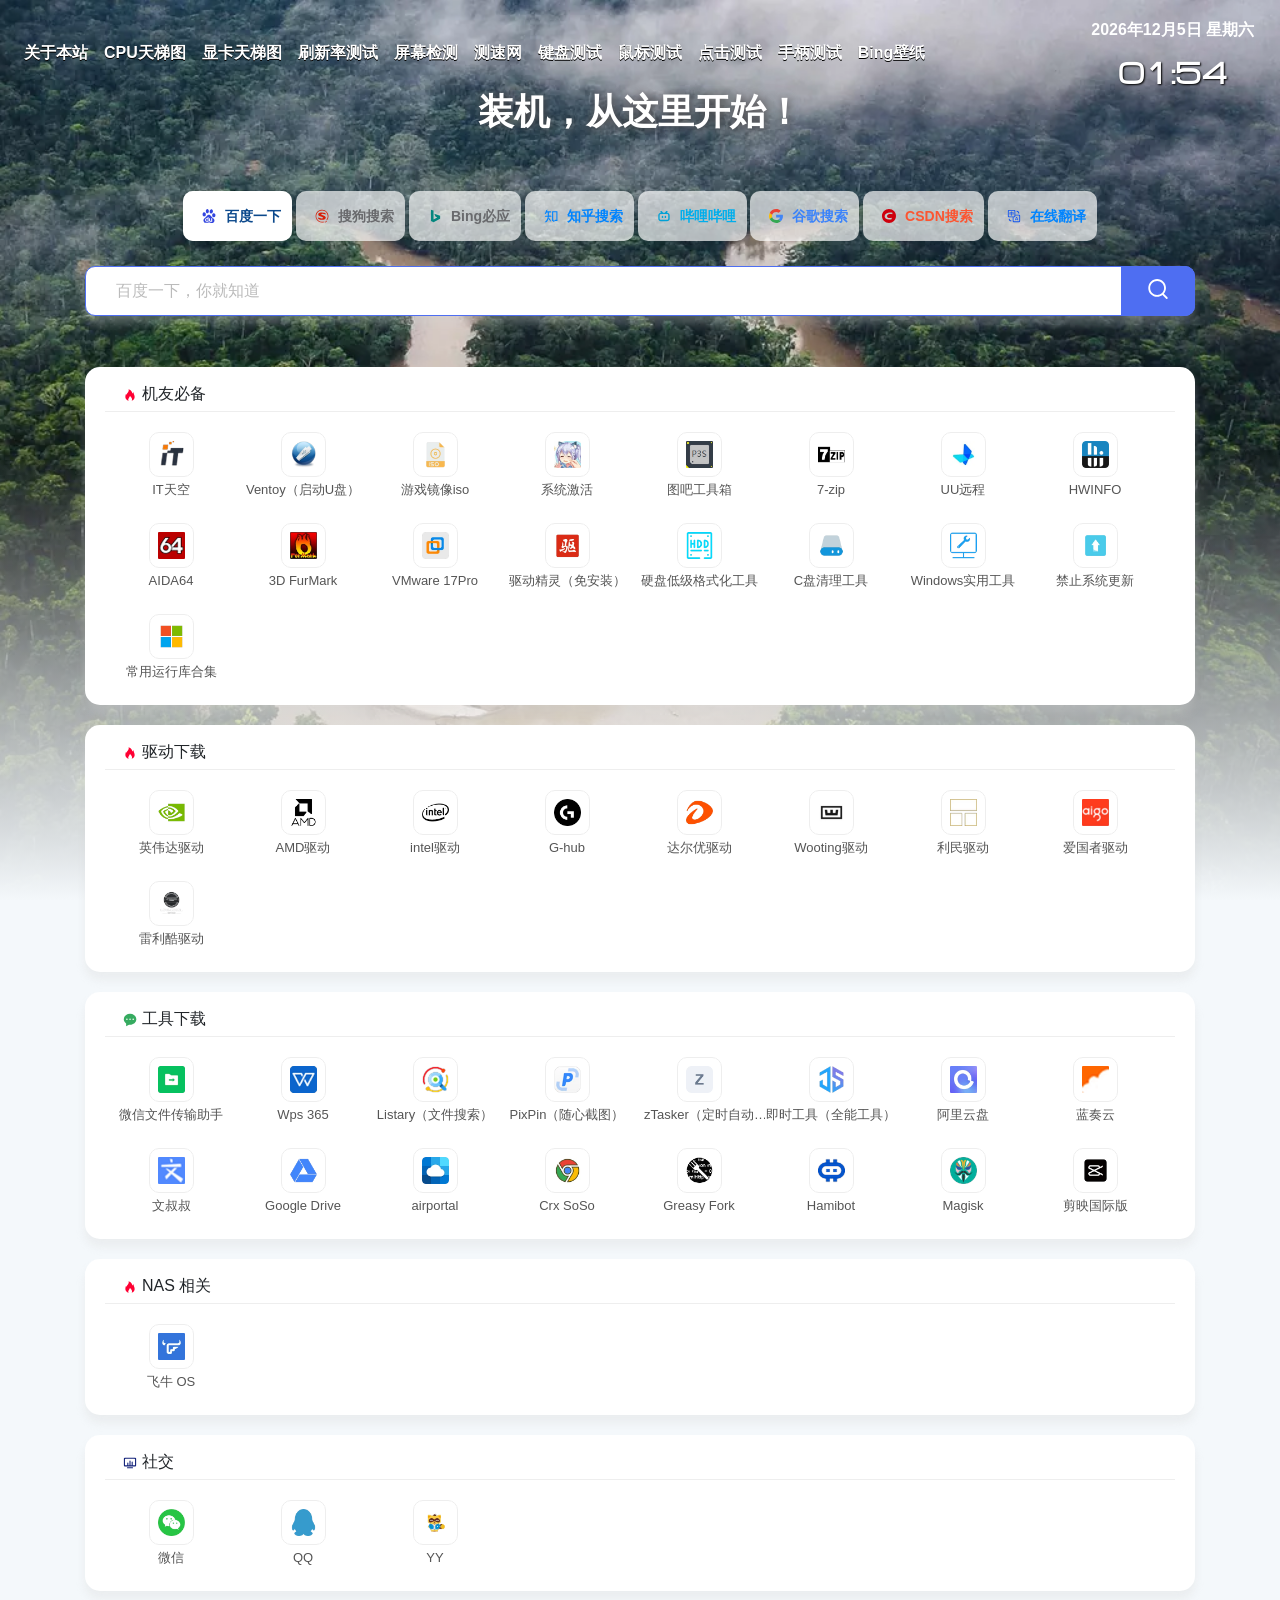
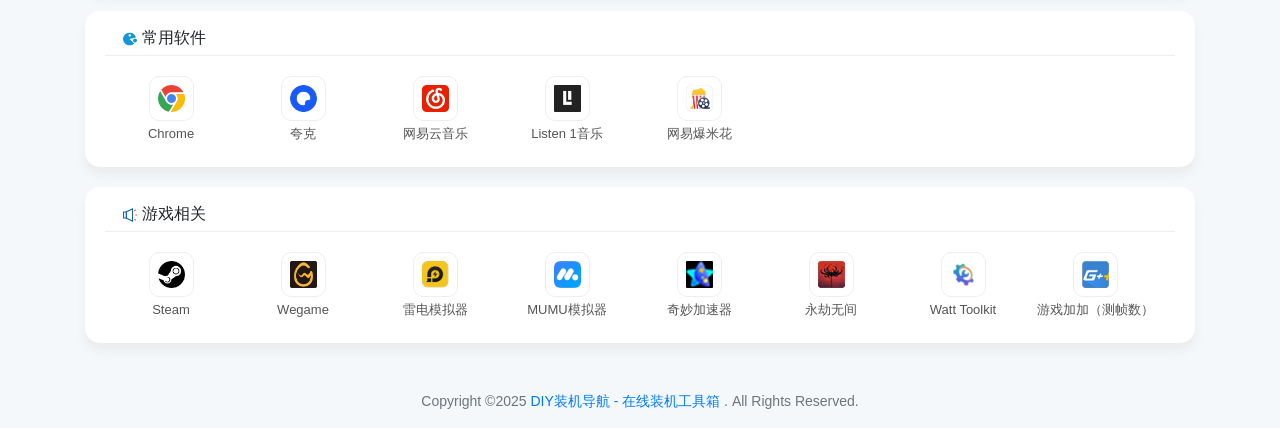
<file: index.html>
<!DOCTYPE html>
<html lang="zh-CN">
	<head>
		<meta charset="utf-8">
		<meta name="viewport" content="width=device-width,initial-scale=1"/>
		<title>DIY装机导航 - 在线装机工具箱 </title>
		<meta name="keywords" content="在线装机、装机导航、DIY装机、在线装机工具箱、工具箱、工具">
		<meta name="description" content="DIY装机导航 - 在线装机工具箱致力于简洁高效无广告的DIY装机导航和搜索入口，沉淀最具价值链接，全站无商业推广，简约而不简单。">
		<link rel="icon" href="./assets/img/pc.png" type="image/png">
		<meta name="apple-mobile-web-app-capable" content="yes">
		<meta name="apple-touch-fullscreen" content="yes">
		<meta name="apple-mobile-web-app-status-bar-style" content="black">
		<meta name="full-screen" content="yes">
		<meta name="browsermode" content="application">
		<meta name="x5-fullscreen" content="true">
		<meta name="x5-page-mode" content="app">
		<meta name="author" content="LyLme">

		<!-- 首屏大图预加载：只取当前屏幕需要的尺寸，桌面 235KB / 手机 91KB -->
		<link rel="preload" as="image" type="image/webp"
			imagesrcset="./assets/img/banner-960.webp 960w, ./assets/img/banner-1280.webp 1280w, ./assets/img/banner-1920.webp 1920w"
			imagesizes="100vw" fetchpriority="high">
		<link rel="preconnect" href="https://widget.qweather.net" crossorigin>
		<link rel="preconnect" href="https://suggestion.baidu.com">

		<link href="./assets/css/bootstrap.min.css" type="text/css" rel="stylesheet">
		<link rel="stylesheet" href="./assets/css/style.css" type="text/css">
		<script src="./assets/js/app.js" defer></script>
	</head>
<body>
<!-- 图标精灵：只保留页面实际用到的 16 个图标（原 svg.js 为 200KB / 101 个图标） -->
<svg xmlns="http://www.w3.org/2000/svg" aria-hidden="true" style="position:absolute;width:0;height:0;overflow:hidden"><symbol id="icon-bili" viewBox="0 0 1024 1024"><path d="M403.2 662.4H400c-27.2 0-49.6-22.4-49.6-49.6v-78.4c0-27.2 22.4-49.6 49.6-49.6h3.2c27.2 0 49.6 22.4 49.6 49.6v78.4c0 27.2-22.4 49.6-49.6 49.6zM617.6 662.4h-3.2c-27.2 0-49.6-22.4-49.6-49.6v-78.4c0-27.2 22.4-49.6 49.6-49.6h3.2c27.2 0 49.6 22.4 49.6 49.6v78.4c1.6 27.2-20.8 49.6-49.6 49.6z" fill="#00A1D6" ></path><path d="M732.16 271.36h-10.24l37.54666667-37.54666667c22.18666667-22.18666667 22.18666667-56.32 0-78.50666666-22.18666667-22.18666667-56.32-22.18666667-78.50666667 0l-114.34666667 114.34666666h-112.64l-114.34666666-114.34666666c-22.18666667-22.18666667-56.32-22.18666667-78.50666667 0-22.18666667 22.18666667-22.18666667 56.32 0 78.50666666l37.54666667 37.54666667h-10.24c-105.81333333 0-192.85333333 81.92-192.85333334 184.32v250.88c0 102.4 85.33333333 184.32 192.85333334 184.32H733.86666667c105.81333333 0 192.85333333-81.92 192.85333333-184.32V455.68c-3.41333333-102.4-88.74666667-184.32-194.56-184.32z m92.16 435.2c0 46.08-40.96 85.33333333-92.16 85.33333333H285.01333333c-51.2 0-92.16-37.54666667-92.16-85.33333333V455.68c0-46.08 40.96-85.33333333 92.16-85.33333333h445.44c51.2 0 92.16 37.54666667 92.16 85.33333333v250.88z" fill="#00A1D6" ></path></symbol><symbol id="icon-bing" viewBox="0 0 1024 1024"><path d="M213.52928354 45.96622222v828.50449423l192.62729481 103.56306133L886.68918517 709.80544831v-211.78646164L460.52718576 354.06633127l83.3682655 201.43015465L676.45616946 615.56306132 405.12094814 766.76513185V111.72876683L213.52928354 45.96622222" fill="#04867e" ></path></symbol><symbol id="icon-closes" viewBox="0 0 16 16"><path fill-rule="evenodd" d="M11.854 4.146a.5.5 0 010 .708l-7 7a.5.5 0 01-.708-.708l7-7a.5.5 0 01.708 0z"></path><path fill-rule="evenodd" d="M4.146 4.146a.5.5 0 000 .708l7 7a.5.5 0 00.708-.708l-7-7a.5.5 0 00-.708 0z"></path></symbol><symbol id="icon-csdn" viewBox="0 0 1025 1024"><path d="M512 0c282.784 0 512 229.216 512 512s-229.216 512-512 512S0 794.784 0 512 229.216 0 512 0z m189.952 752l11.2-108.224c-31.904 9.536-100.928 16.128-147.712 16.128-134.464 0-205.728-47.296-195.328-146.304 11.584-110.688 113.152-145.696 232.64-145.696 54.784 0 122.432 8.8 151.296 18.336L768 272.704C724.544 262.24 678.272 256 599.584 256c-203.2 0-388.704 94.88-406.4 263.488C178.336 660.96 303.584 768 535.616 768c80.672 0 138.464-6.432 166.336-16z" fill="#CE000D" p-id="6235"></path></symbol><symbol id="icon-fanyi" viewBox="0 0 1024 1024"><path d="M608 416h288c35.36 0 64 28.48 64 64v416c0 35.36-28.48 64-64 64H480c-35.36 0-64-28.48-64-64v-288H128c-35.36 0-64-28.48-64-64V128c0-35.36 28.48-64 64-64h416c35.36 0 64 28.48 64 64v288z m0 64v64c0 35.36-28.48 64-64 64h-64v256.032c0 17.664 14.304 31.968 31.968 31.968H864a31.968 31.968 0 0 0 31.968-31.968V512a31.968 31.968 0 0 0-31.968-31.968H608zM128 159.968V512c0 17.664 14.304 31.968 31.968 31.968H512a31.968 31.968 0 0 0 31.968-31.968V160A31.968 31.968 0 0 0 512.032 128H160A31.968 31.968 0 0 0 128 159.968z m64 244.288V243.36h112.736V176h46.752c6.4 0.928 9.632 1.824 9.632 2.752a10.56 10.56 0 0 1-1.376 4.128c-2.752 7.328-4.128 16.032-4.128 26.112v34.368h119.648v156.768h-50.88v-20.64h-68.768v118.272H306.112v-118.272H238.752v24.768H192z m46.72-122.368v60.48h67.392V281.92H238.752z m185.664 60.48V281.92h-68.768v60.48h68.768z m203.84 488H576L668.128 576h64.64l89.344 254.4h-54.976l-19.264-53.664h-100.384l-19.232 53.632z m33.024-96.256h72.864l-34.368-108.608h-1.376l-37.12 108.608zM896 320h-64a128 128 0 0 0-128-128V128a192 192 0 0 1 192 192zM128 704h64a128 128 0 0 0 128 128v64a192 192 0 0 1-192-192z" fill="#1254f0" ></path></symbol><symbol id="icon-game00" viewBox="0 0 1025 1024"><path d="M878.216 480.486c-80.717 0-145.786 63.39-145.786 142.026 0 78.634 65.07 142.026 145.786 142.026S1024 701.146 1024 622.512c-0.824-78.636-65.89-142.026-145.784-142.026z m68.361-85.86C890.57 189.212 704.426 51.197 482.044 51.197c-221.56 0-408.526 137.211-465.358 342.628C-40.146 599.241 51.279 807.064 244.01 911.38c192.733 105.112 425.825 73.017 580.668-78.638l-343.46-321.763 465.358-116.352zM406.27 261.428c0-48.948 40.357-89.067 88.951-89.067 49.42 0 88.955 40.12 88.955 89.067 0 48.949-40.36 89.068-88.955 89.068-48.594-0.801-88.951-40.12-88.951-89.068z" fill="#1296db" p-id="4273"></path></symbol><symbol id="icon-gg00" viewBox="0 0 1025 1024"><path d="M281.977144 775.178668H0v-526.357336h281.977144z m-206.783239-75.193905h131.589334v-375.969526H75.193905z" fill="#1262B3" p-id="3260"></path><path d="M733.140576 1024l-526.357337-263.178668V263.178668L733.140576 0zM281.977144 714.342099l375.969526 187.984763V121.673138l-375.969526 187.984763z" fill="#1262B3" p-id="3261"></path><path d="M902.326862 474.403047h150.387811v75.193906H902.326862zM798.610969 167.23007l130.238193-75.193905 37.596953 65.120272-130.238194 75.193905zM800.960778 857.400854l37.596953-65.120272 130.239368 75.193905-37.596952 65.120272z" fill="#FF584D" p-id="3262"></path></symbol><symbol id="icon-google00" viewBox="0 0 1025 1024"><path d="M213.1976 515.482c0-33.485 5.632-65.588 15.616-95.693L53.4536 287.155A511.053 511.053 0 0 0 0.0016 515.482c0 82.048 19.2 159.436 53.35 228.147L228.6606 610.765c-10.24-30.72-15.437-62.9-15.463-95.283" fill="#FBBC05" p-id="2478"></path><path d="M521.2426 210.944a303.36 303.36 0 0 1 191.872 67.891l151.629-149.913C772.3536 49.306 653.9006 0.077 521.2436 0.077c-205.978 0-383.028 116.659-467.79 287.078L228.9416 419.79c40.397-121.498 155.597-208.87 292.352-208.87" fill="#EA4335" p-id="2479"></path><path d="M523.4706 813.235c-137.473 0-253.236-86.81-293.889-207.565L53.3256 737.51c85.172 169.37 263.092 285.261 470.144 285.261 127.719 0 249.677-44.39 341.248-127.641L697.3706 768.46c-47.18 29.108-106.65 44.8-173.952 44.8" fill="#34A853" p-id="2480"></path><path d="M1023.4376 510.618c0-30.26-4.787-62.874-11.904-93.133H523.4186v197.888h280.935c-14.004 67.481-52.224 119.347-106.957 153.088L864.7176 895.13c96.18-87.373 158.72-217.55 158.72-384.512" fill="#4285F4" p-id="2481"></path></symbol><symbol id="icon-icon_baidulogo" viewBox="0 0 1024 1024"><path d="M184.682058 538.758771c111.176877-23.873478 96.029086-156.736593 92.70169-185.775677-5.444828-44.768588-58.101436-123.020542-129.605526-116.831122-89.979276 8.074168-103.125977 138.051991-103.125977 138.051991-12.169424 60.079258 29.132158 188.451554 140.029813 164.554808z m118.064352 231.102709c-3.25759 9.330667-10.51736 33.227413-4.234867 54.029449 12.402109 46.676604 52.912561 48.770769 52.912562 48.770769h58.217778V730.351572h-62.336302c-28.01527 8.35339-41.534266 30.155972-44.559171 39.509908z m88.280676-453.898564c61.405563 0 111.037266-70.666424 111.037266-158.039629 0-87.280131-49.631703-157.923287-111.037266-157.923287-61.312489 0-111.060534 70.643156-111.060534 157.923287 0 87.373205 49.771314 158.039629 111.060534 158.039629z m264.469733 10.447555c82.067988 10.656971 134.840938-76.92565 145.33503-143.310671 10.703508-66.291947-42.25559-143.287402-100.357026-156.527177-58.217779-13.356117-130.908562 79.904017-137.540084 140.704599-7.911289 74.319578 10.633703 148.59262 92.56208 159.133249z m201.086348 390.212688s-126.976186-98.239593-201.109617-204.413743c-100.473368-156.550445-243.202327-92.841302-290.949282-13.216506-47.537539 79.601527-121.624432 129.954554-132.141792 143.287403-10.68024 13.123432-153.38593 90.165424-121.694237 230.870023 31.668424 140.611525 142.938375 137.935648 142.938374 137.935648s81.998182 8.074168 177.119797-13.216506c95.168151-21.104526 177.096528 5.25868 177.096528 5.258681s222.283948 74.435921 283.107798-68.851482c60.754045-143.333939-34.36757-217.653518-34.367569-217.653518z m-380.323578 213.255772h-144.520632c-62.406108-12.448646-87.256862-55.029995-90.39811-62.289765-3.071442-7.376113-20.802036-41.604072-11.424832-99.845119 26.968188-87.256862 103.870569-93.516088 103.870569-93.516088h76.92565v-94.563171l65.524087 1.000546v349.213597z m269.146701-1.000545h-166.299946c-64.453736-16.613707-67.455372-62.406108-67.455371-62.406108v-183.890929l67.455371-1.093619v165.276131c4.118524 17.63752 26.014179 20.825304 26.01418 20.825305h68.525722v-185.007817h71.760044v246.297037z m235.40738-490.988548c0-31.761498-26.386475-127.395019-124.230503-127.395019-98.006908 0-111.107071 90.258498-111.107072 154.060716 0 60.893656 5.142338 145.893474 126.883112 143.194329 121.787311-2.699146 108.454463-137.935648 108.454463-169.860026z m0 0" fill="#3245DF" ></path></symbol><symbol id="icon-kongzhitai" viewBox="0 0 1024 1024"><path d="M890 120H134a70 70 0 0 0-70 70v500a70 70 0 0 0 70 70h756a70 70 0 0 0 70-70V190a70 70 0 0 0-70-70z m-10 520a40 40 0 0 1-40 40H712V448a40 40 0 0 0-80 0v232h-80V368a40 40 0 0 0-80 0v312h-80V512a40 40 0 0 0-80 0v168H184a40 40 0 0 1-40-40V240a40 40 0 0 1 40-40h656a40 40 0 0 1 40 40zM696 824H328a40 40 0 0 0 0 80h368a40 40 0 0 0 0-80z" fill="#13227a" ></path></symbol><symbol id="icon-menus" viewBox="0 0 1024 1024"><path d="M901.632 896H122.368c-30.72 0-55.808-25.088-55.808-55.808v-1.536c0-30.72 25.088-55.808 55.808-55.808h779.776c30.72 0 55.808 25.088 55.808 55.808v1.536c-0.512 30.72-25.6 55.808-56.32 55.808zM901.632 568.32H122.368c-30.72 0-55.808-25.088-55.808-55.808v-1.536c0-30.72 25.088-55.808 55.808-55.808h779.776c30.72 0 55.808 25.088 55.808 55.808v1.536c-0.512 30.72-25.6 55.808-56.32 55.808zM901.632 240.64H122.368c-30.72 0-55.808-25.088-55.808-55.808v-1.536c0-30.72 25.088-55.808 55.808-55.808h779.776c30.72 0 55.808 25.088 55.808 55.808v1.536c-0.512 30.72-25.6 55.808-56.32 55.808z" p-id="3802" fill="#ffffff"></path></symbol><symbol id="icon-msg" viewBox="0 0 1024 1024"><path d="M515.998 55.996c-253.6 0-459.2 179.9-459.2 401.8 0 126.822 67.292 232.518 172.206 306.166l0 210.456 210.458-114.806 76.534 0c253.626 0 459.222-179.878 459.204-401.816C975.202 235.896 769.604 55.996 515.998 55.996zM286.382 515.206c-31.69 0-57.386-25.694-57.386-57.4 0-31.708 25.698-57.422 57.386-57.422 31.724 0 57.418 25.698 57.418 57.422S318.084 515.206 286.382 515.206zM515.988 515.206c-31.724 0-57.418-25.694-57.418-57.418s25.694-57.422 57.418-57.422 57.422 25.698 57.422 57.422S547.714 515.206 515.988 515.206zM745.622 515.206c-31.724 0-57.422-25.694-57.422-57.418s25.698-57.422 57.422-57.422c31.686 0 57.384 25.698 57.384 57.422S777.306 515.206 745.622 515.206z" fill="#36ab60" ></path></symbol><symbol id="icon-remen" viewBox="0 0 1024 1024"><path d="M423.477333 938.666667S45.045333 855.424 214.186667 442.282667c0 0 38.4 45.909333 33.12 68 0 0 30.101333-104.277333 95.072-166.570667C398.165333 290.186667 454.848 139.712 402.570667 85.333333c0 0 258.933333 54.378667 287.754666 326.378667 0 0 33.12-86.666667 101.12-95.232 0 0-20.906667 47.616 0 119.04 0 0 214.485333 367.146667-155.157333 491.242667 0 0 110.805333-125.813333-124.181333-341.717334 0 0-55.402667 115.626667-88.533334 156.373334-0.096 0.106667-92.522667 103.722667-0.096 197.248z" fill="#ff0033" ></path></symbol><symbol id="icon-sougou" viewBox="0 0 1024 1024"><path d="M225.28 628.053333c93.866667 25.6 174.08 47.786667 252.586667 69.973334 8.533333 1.706667 20.48 6.826667 29.013333 3.413333 34.133333-13.653333 66.56-29.013333 98.986667-44.373333-25.6-23.893333-46.08-54.613333-75.093334-68.266667-68.266667-32.426667-141.653333-52.906667-209.92-83.626667-52.906667-22.186667-90.453333-63.146667-85.333333-124.586666 5.12-61.44 47.786667-93.866667 102.4-110.933334 141.653333-40.96 281.6-22.186667 414.72 30.72 18.773333 6.826667 20.48 54.613333 34.133333 95.573334-93.866667-23.893333-163.84-47.786667-235.52-56.32-40.96-3.413333-83.626667 20.48-126.293333 32.426666 30.72 25.6 58.026667 58.026667 92.16 75.093334 66.56 34.133333 143.36 51.2 206.506667 90.453333 34.133333 20.48 66.56 73.386667 64.853333 109.226667-1.706667 37.546667-39.253333 88.746667-75.093333 104.106666-155.306667 69.973333-312.32 37.546667-460.8-27.306666-17.066667-5.12-17.066667-59.733333-27.306667-95.573334z" fill="#d81e06" ></path><path d="M684.373333 948.906667c-184.32 98.986667-445.44 17.066667-568.32-177.493334-131.413333-204.8-81.92-476.16 110.933334-622.933333 197.973333-150.186667 479.573333-122.88 641.706666 64.853333 151.893333 175.786667 151.893333 450.56-1.706666 609.28-54.613333-27.306667-13.653333-54.613333 1.706666-80.213333 163.84-273.066667-17.066667-626.346667-331.093333-640-174.08-6.826667-310.613333 66.56-392.533333 220.16-83.626667 153.6-69.973333 308.906667 34.133333 447.146667 107.52 141.653333 256 187.733333 430.08 157.013333 23.893333-5.12 49.493333 0 75.093333 0v22.186667zM720.213333 959.146667c46.08-32.426667 93.866667-64.853333 139.946667-98.986667 5.12 1.706667 11.946667 1.706667 17.066667 3.413333-5.12 18.773333-5.12 46.08-17.066667 54.613334-42.666667 25.6-75.093333 88.746667-136.533333 64.853333-1.706667-8.533333-3.413333-15.36-3.413334-23.893333z" fill="#d81e06" ></path></symbol><symbol id="icon-sousuo" viewBox="0 0 1024 1024"><path d="M950.820202 899.620202l-168.210101-168.080808c64.646465-74.731313 100.072727-169.115152 100.072727-268.8 0-109.89899-42.79596-213.20404-120.50101-290.779798S581.171717 51.329293 471.40202 51.329293c-109.89899 0-213.20404 42.79596-290.779798 120.50101-77.705051 77.705051-120.50101 181.010101-120.50101 290.779798 0 109.89899 42.79596 213.20404 120.50101 290.779798 77.705051 77.705051 181.010101 120.50101 290.779798 120.50101 90.763636 0 177.00202-29.220202 248.113132-83.135353l170.149494 170.149495c8.40404 8.40404 19.523232 12.670707 30.642425 12.670707s22.109091-4.266667 30.642424-12.670707c16.808081-16.937374 16.808081-44.347475-0.129293-61.284849z m-804.20202-437.010101c0-179.070707 145.713131-324.654545 324.654545-324.654545 179.070707 0 324.654545 145.713131 324.654546 324.654545 0.129293 179.070707-145.454545 324.783838-324.525253 324.783838S146.618182 641.680808 146.618182 462.610101z m0 0" fill="" ></path></symbol><symbol id="icon-zhihu" viewBox="0 0 1024 1024"><path d="M547.1456 564.7168s0-76.14613333-37.0976-80.05333333c-37.0976-3.9072-152.29333333 0-152.29333333 0V250.36586667h171.81653333s-1.952-78.10026667-35.1456-78.10026667H215.22026667l46.85866666-124.95786667s-70.29013333 3.9072-95.67146666 48.81173334-105.4336 269.44426667-105.4336 269.44426666 27.33546667 11.7152 72.24106666-21.47626666c44.90773333-33.1904 60.52586667-91.76853333 60.52586667-91.76853334l82.00426667-3.9072 1.952 238.20373334s-142.52906667-1.952-171.81653334 0c-29.28746667 1.952-44.90773333 80.05333333-44.90773333 80.05333333h216.72746667s-19.52746667 132.768-74.19413334 228.4416C146.88213333 890.78186667 41.44853333 966.92693333 41.44853333 966.92693333s76.14613333 31.23946667 150.34346667-11.7152c74.19413333-44.90773333 128.86506667-238.20373333 128.86506667-238.20373333l173.7728 216.72746667s15.6192-103.48053333-1.952-132.768c-19.52746667-29.28746667-121.056-146.4352-121.056-146.4352l-44.90773334 39.04746666 31.23946667-128.86506666h189.3888zM592.05333333 166.41066667l-1.952 704.84586666h70.29013334l25.38133333 87.86133334 123.00906667-87.86133334h173.7728V166.41066667H592.0576z m312.39466667 626.7456h-82.00426667l-103.48053333 80.05333333-23.42933333-80.05333333h-21.47626667V246.4608H904.448v546.69546667z" fill="#0084FF" ></path></symbol></svg>
	<div class="banner-video">
		<picture>
			<source type="image/webp"
				srcset="./assets/img/banner-960.webp 960w, ./assets/img/banner-1280.webp 1280w, ./assets/img/banner-1920.webp 1920w"
				sizes="100vw">
			<img src="./assets/img/banner-1920.jpg" width="1920" height="1080" alt=""
				fetchpriority="high" decoding="async">
		</picture>
		<div class="bottom-cover" style="background-image: linear-gradient(rgba(255, 255, 255, 0) 0%, rgb(244 248 251 / 0.6) 50%, rgb(244 248 251) 100%);"></div>
	</div>
	
			<!--topbar开始-->
			<nav class="navbar navbar-expand-lg navbar-light fixed-top" style="position: absolute; z-index: 10000;">
			<!--<a class="navbar-brand" href="/"><img loading="lazy" decoding="async" width="45" height="45" referrerpolicy="no-referrer" src="./assets/img/logo.png" height="25"  title="DIY装机导航 - 在线装机工具箱"></a>-->
				<button class="navbar-toggler collapsed" style="border: none; outline: none;" type="button" data-toggle="collapse" data-target="#navbarsExample05" aria-controls="navbarsExample05" aria-expanded="false" aria-label="Toggle navigation">	    
				<svg class="icon" width="200" height="200"><use xlink:href="#icon-menus"></use></svg>
				<span><svg class="bi bi-x" fill="currentColor" id="x"><use xlink:href="#icon-closes"></use></svg></span></button>
				<div class="collapse navbar-collapse" id="navbarsExample05">
					<ul class="navbar-nav mr-auto">
					<!-- 顶部导航开始-->
					<li class="nav-item"><a class="nav-link" href="./assets/about.html">关于本站</a></li>
					<li class="nav-item"><a class="nav-link" href="https://topic.expreview.com/CPU/">CPU天梯图</a></li>
					<li class="nav-item"><a class="nav-link" href="https://topic.expreview.com/GPU/">显卡天梯图</a></li>
					<li class="nav-item"><a class="nav-link" href="https://www.testufo.com/">刷新率测试</a></li>
					<li class="nav-item"><a class="nav-link" href="https://screen.bmcx.com/#welcome">屏幕检测</a></li>
					<li class="nav-item"><a class="nav-link" href="https://test.ustc.edu.cn/">测速网</a></li>
					<li class="nav-item"><a class="nav-link" href="https://www.zfrontier.com/lab/keyboardTester">键盘测试</a></li>
					<li class="nav-item"><a class="nav-link" href="https://www.mousetester.cn/">鼠标测试</a></li>
					<li class="nav-item"><a class="nav-link" href="https://checkcps.com/zh-cn/">点击测试</a></li>
					<li class="nav-item"><a class="nav-link" href="https://www.gobing.cn/experiment/key">手柄测试</a></li>
					<li class="nav-item"><a class="nav-link" href="https://bing.212001.xyz/">Bing壁纸</a></li>
					<!-- 顶部导航结束-->
						
						<!-- 天气开始 -->
					    <div id="he-plugin-simple"></div><!-- 天气挂件脚本改为延迟加载，见页面底部 -->
						<!-- 天气结束 -->
					</ul>
					<div id="main">
						<div id="show_date" data-date></div><!-- 日期显示 -->  
						<div id="show_time" class="clock" data-clock></div><!-- 时间显示 -->
					</div>	
				</div>
			</nav>
			<!--topbar结束-->
	
		
		
		<!-- 首页提示文字开始-->
		<div class="container" style="margin-top:10vh; position: relative; z-index: 100;"><h2 class="title">装机，从这里开始！</h2>
		<!-- 首页提示文字结束-->
	
		<!--搜索开始-->
		<div id="search" class="s-search">
			<div id="search-list" class="hide-type-list">
				<div class="search-group group-a s-current" style=" margin-top: 50px;">
					<ul class="search-type">
						<li>
							<input hidden="" type="radio" name="type" id="type-baidu" value="https://www.baidu.com/s?word=" data-placeholder="百度一下，你就知道">
							<label for="type-baidu" style="font-weight:600">
							<svg class="icon" aria-hidden="true"><use xlink:href="#icon-icon_baidulogo"></use></svg>
								<span style="color:#0c498c">
									百度一下
								</span>
							</label>
						</li>
						<li>
						<input hidden="" type="radio" name="type" id="type-sogou" value="https://www.sogou.com/web?query=" data-placeholder="上网从搜狗开始">
						<label for="type-sogou" style="font-weight:600">
						<svg class="icon" aria-hidden="true"><use xlink:href="#icon-sougou"></use></svg>
							<span style="color:#696a6d">
								搜狗搜索
							</span>
						</label>
						</li>
							<li>
							<input hidden="" type="radio" name="type" id="type-bing" value="https://cn.bing.com/search?q=" data-placeholder="微软必应搜索">
							<label for="type-bing" style="font-weight:600">
							<svg class="icon" aria-hidden="true"><use xlink:href="#icon-bing"></use></svg>
								<span style="color:#696a6d">
									Bing必应
								</span>
							</label>
						</li>
							<li>
							<input hidden="" type="radio" name="type" id="type-zhihu" value="https://www.zhihu.com/search?q=" data-placeholder="有问题，上知乎">
							<label for="type-zhihu" style="font-weight:600">
							<svg class="icon" aria-hidden="true"><use xlink:href="#icon-zhihu"></use></svg>
								<span style="color:#0084fe">
									知乎搜索
								</span>
							</label>
						</li>
							<li>
							<input hidden="" type="radio" name="type" id="type-bilibili" value="https://search.bilibili.com/all?keyword=" data-placeholder="(゜-゜)つロ 干杯~">
							<label for="type-bilibili" style="font-weight:600">
							<svg class="icon" aria-hidden="true"><use xlink:href="#icon-bili"></use></svg>
								<span style="color:#00aeec">
									哔哩哔哩
								</span>
							</label>
						</li>
							<li>
							<input hidden="" type="radio" name="type" id="type-google" value="https://www.google.com.hk/search?hl=zh-CN&q=" data-placeholder="值得信任的搜索引擎">
							<label for="type-google" style="font-weight:600">
							<svg class="icon" aria-hidden="true"><use xlink:href="#icon-google00"></use></svg>
								<span style="color:#3B83FA">
									谷歌搜索
								</span>
							</label>
						</li>
							<li>
							<input hidden="" type="radio" name="type" id="type-csdn" value="https://so.csdn.net/so/search?q=" data-placeholder="CSDN搜索">
							<label for="type-csdn" style="font-weight:600">
							<svg class="icon" aria-hidden="true"><use xlink:href="#icon-csdn"></use></svg>
								<span style="color:#fc5531">
									CSDN搜索
								</span>
							</label>
						</li>
							<li>
							<input hidden="" type="radio" name="type" id="type-fanyi" value="https://translate.google.cn/?hl=zh-CN&sl=auto&tl=zh-CN&text=" data-placeholder="输入翻译内容（自动检测语言）">
							<label for="type-fanyi" style="font-weight:600">
							<svg class="icon" aria-hidden="true"><use xlink:href="#icon-fanyi"></use></svg>
								<span style="color:#0084fe">
									在线翻译
								</span>
							</label>
						</li>					  
					</ul>
				</div>
			</div>
				<form action="https://www.baidu.com/s?wd=" method="get" target="_blank" id="super-search-fm">
					<input type="text" id="search-text" placeholder="百度一下，你就知道" style="outline:0" autocomplete="off">
					<button class="submit" type="submit">
						<svg style="width: 22px; height: 22px; margin: 0 20px 0 20px; color: #fff;" class="icon" aria-hidden="true"><use xlink:href="#icon-sousuo"></use></svg>
					</button>
					<ul id="word" style="display: none;"></ul>
				</form>
				<div class="set-check hidden-xs">
					<input type="checkbox" id="set-search-blank" class="bubble-3" autocomplete="off">
				</div>
		</div>
<!--搜索结束-->

<!-- 
	链接格式：
	<li class="col-3 col-sm-3 col-md-3 col-lg-1"><a rel="nofollow" href="链接地址" target="_blank"><img src="图标地址" /><span>链接名称</span></a></li>
	
	分组格式：
	<ul class="mylist row">
		<li class="title"><img src="图标地址" /><sapn>分组名称</sapn></li>
		分组下的链接.....
	</ul>
	
	注：img标签可以使用SVG图标代替，教程：https://gitee.com/LyLme/lylme_spage/wikis/pages?sort_id=5472271&doc_id=2453225
-->

<!-- 链接开始-->
<ul class="mylist row">
<li class="title"><svg class="icon" aria-hidden="true"><use xlink:href="#icon-remen"></use></svg><sapn>机友必备</sapn></li>
<li class="col-3 col-sm-3 col-md-3 col-lg-1"><a rel="nofollow" href="https://www.itsk.com/"  target="_blank"><img loading="lazy" decoding="async" width="45" height="45" src="./assets/img/icons/itsk-com.webp"><span>IT天空</span></a></li>
				<li class="col-3 col-sm-3 col-md-3 col-lg-1"><a rel="nofollow" href="https://www.ventoy.net/cn/download.html"  target="_blank"><img loading="lazy" decoding="async" width="45" height="45" src="./assets/img/icons/ventoy-net.webp"><span>Ventoy（启动U盘）</span></a></li>
				<li class="col-3 col-sm-3 col-md-3 col-lg-1"><a rel="nofollow" href="https://pan.quark.cn/s/3732a263f9bc" target="_blank"><img loading="lazy" decoding="async" width="45" height="45" src="./assets/img/icons/iso.webp"><span>游戏镜像iso</span></a></li>
				<li class="col-3 col-sm-3 col-md-3 col-lg-1"><a rel="nofollow"href="https://cmwtat.cloudmoe.com/cn.html" target="_blank"><img loading="lazy" decoding="async" width="45" height="45" src="./assets/img/icons/ym.webp"><span>系统激活</span></a></li>
				<li class="col-3 col-sm-3 col-md-3 col-lg-1"><a rel="nofollow" href="https://www.tbtool.cn/" target="_blank"><img loading="lazy" decoding="async" width="45" height="45" src="./assets/img/icons/tbtool-cn.webp"><span>图吧工具箱</span></a></li>
				<li class="col-3 col-sm-3 col-md-3 col-lg-1"><a rel="nofollow" href="https://www.7-zip.org/" target="_blank"><img loading="lazy" decoding="async" width="45" height="45" src="./assets/img/icons/7zip.webp"><span>7-zip</span></a></li>
				<li class="col-3 col-sm-3 col-md-3 col-lg-1"><a rel="nofollow" href="https://uuyc.163.com/"  target="_blank"><img loading="lazy" decoding="async" width="45" height="45" src="./assets/img/icons/uuyc-res-netease-com.webp"><span>UU远程</span></a></li>
				<li class="col-3 col-sm-3 col-md-3 col-lg-1"><a rel="nofollow" href="https://www.hwinfo.com/"target="_blank"><img loading="lazy" decoding="async" width="45" height="45" src="./assets/img/icons/hwinfo-com.webp"><span>HWINFO</span></a></li>
				
				<li class="col-3 col-sm-3 col-md-3 col-lg-1"><a rel="nofollow" href="https://www.aida64.com/"target="_blank"><img loading="lazy" decoding="async" width="45" height="45" src="./assets/img/icons/aida64-com.webp"><span>AIDA64</span></a></li>
				<li class="col-3 col-sm-3 col-md-3 col-lg-1"><a rel="nofollow" href="https://geeks3d.com/furmark/"target="_blank"><img loading="lazy" decoding="async" width="45" height="45" src="./assets/img/icons/geeks3d-com.webp"><span>3D FurMark</span></a></li>
				<li class="col-3 col-sm-3 col-md-3 col-lg-1"><a rel="nofollow" href="https://pan.quark.cn/s/c5be4e4ef898" target="_blank"><img loading="lazy" decoding="async" width="45" height="45" src="./assets/img/icons/vmware.webp"><span>VMware 17Pro</span></a></li>
				<li class="col-3 col-sm-3 col-md-3 col-lg-1"><a rel="nofollow" href="https://pan.quark.cn/s/39e6f64671b1" target="_blank"><img loading="lazy" decoding="async" width="45" height="45" src="./assets/img/icons/qudong.webp"><span>驱动精灵（免安装）</span></a></li>
				<li class="col-3 col-sm-3 col-md-3 col-lg-1"><a rel="nofollow" href="https://pan.quark.cn/s/72a66b51fa1d" target="_blank"><img loading="lazy" decoding="async" width="45" height="45" src="./assets/img/icons/yingpan.webp"><span>硬盘低级格式化工具</span></a></li>
				<li class="col-3 col-sm-3 col-md-3 col-lg-1"><a rel="nofollow" href="https://pan.quark.cn/s/a02eb3c8bc0e" target="_blank"><img loading="lazy" decoding="async" width="45" height="45" src="./assets/img/icons/c.webp"><span>C盘清理工具</span></a></li>
				<li class="col-3 col-sm-3 col-md-3 col-lg-1"><a rel="nofollow" href="https://pan.quark.cn/s/6cdf3167cc6e" target="_blank"><img loading="lazy" decoding="async" width="45" height="45" src="./assets/img/icons/gj.webp"><span>Windows实用工具</span></a></li>
				<li class="col-3 col-sm-3 col-md-3 col-lg-1"><a rel="nofollow" href="https://pan.quark.cn/s/3b8dd9aed0f1" target="_blank"><img loading="lazy" decoding="async" width="45" height="45" src="./assets/img/icons/gengxin.webp"><span>禁止系统更新</span></a></li>
				
				<li class="col-3 col-sm-3 col-md-3 col-lg-1"><a rel="nofollow" href="https://pan.quark.cn/s/6d14ad0ecdaa" target="_blank"><img loading="lazy" decoding="async" width="45" height="45" src="./assets/img/icons/weiruan.webp"><span>常用运行库合集</span></a></li>
</ul>
<ul class="mylist row">
<li class="title"><svg class="icon" aria-hidden="true"><use xlink:href="#icon-remen"></use></svg><sapn>驱动下载</sapn></li>
<li class="col-3 col-sm-3 col-md-3 col-lg-1"><a rel="nofollow"href="https://www.nvidia.cn/drivers/lookup/" target="_blank"><img loading="lazy" decoding="async" width="45" height="45" src="./assets/img/icons/yingweida.webp"><span>英伟达驱动</span></a></li>
				<li class="col-3 col-sm-3 col-md-3 col-lg-1"><a rel="nofollow"href="https://www.amd.com/zh-cn/support/download/drivers.html" target="_blank"><img loading="lazy" decoding="async" width="45" height="45" src="./assets/img/icons/amd.webp"><span>AMD驱动</span></a></li>
				<li class="col-3 col-sm-3 col-md-3 col-lg-1"><a rel="nofollow"href="https://www.intel.cn/content/www/cn/zh/download-center/home.html/" target="_blank"><img loading="lazy" decoding="async" width="45" height="45" src="./assets/img/icons/intel.webp"><span>intel驱动</span></a></li>
				<li class="col-3 col-sm-3 col-md-3 col-lg-1"><a rel="nofollow"href="https://www.logitechg.com/zh-cn/innovation/g-hub.html" target="_blank"><img loading="lazy" decoding="async" width="45" height="45" src="./assets/img/icons/logitechg-com.webp"><span>G-hub</span></a></li>
				<li class="col-3 col-sm-3 col-md-3 col-lg-1"><a rel="nofollow"href="https://cn.dareu.com/?m=home&c=Lists&a=index&tid=66" target="_blank"><img loading="lazy" decoding="async" width="45" height="45" src="./assets/img/icons/cn-dareu-com.webp"><span>达尔优驱动</span></a></li>
				<li class="col-3 col-sm-3 col-md-3 col-lg-1"><a rel="nofollow"href="https://wooting.io/zh-CN/wootility" target="_blank"><img loading="lazy" decoding="async" width="45" height="45" src="./assets/img/icons/wooting-io.webp"><span>Wooting驱动</span></a></li>
				<li class="col-3 col-sm-3 col-md-3 col-lg-1"><a rel="nofollow"href="https://thermalright.com.cn/downloads" target="_blank"><img loading="lazy" decoding="async" width="45" height="45" src="./assets/img/icons/thermalright-com-cn.webp"><span>利民驱动</span></a></li>
				<li class="col-3 col-sm-3 col-md-3 col-lg-1"><a rel="nofollow"href="https://www.aigo.com/download" target="_blank"><img loading="lazy" decoding="async" width="45" height="45" src="./assets/img/icons/aigo-com.webp"><span>爱国者驱动</span></a></li>
				
				<li class="col-3 col-sm-3 col-md-3 col-lg-1"><a rel="nofollow"href="https://www.lovingcool.com/cn/col.jsp?id=104" target="_blank"><img loading="lazy" decoding="async" width="45" height="45" src="./assets/img/icons/28534886-s21i-faiusr-com.webp"><span>雷利酷驱动</span></a></li>
</ul>
<ul class="mylist row">
<li class="title"><svg class="icon" aria-hidden="true"><use xlink:href="#icon-msg"></use></svg><sapn>工具下载</sapn></li>
				<li class="col-3 col-sm-3 col-md-3 col-lg-1"><a rel="nofollow" href="https://filehelper.weixin.qq.com/"target="_blank"><img loading="lazy" decoding="async" width="45" height="45" src="./assets/img/icons/v.webp"><span>微信文件传输助手</span></a></li>
				<li class="col-3 col-sm-3 col-md-3 col-lg-1"><a rel="nofollow" href="https://365.wps.cn/download365"target="_blank"><img loading="lazy" decoding="async" width="45" height="45" src="./assets/img/icons/365-wps-cn.webp"><span>Wps 365</span></a></li>
				<li class="col-3 col-sm-3 col-md-3 col-lg-1"><a rel="nofollow" href="https://www.listary.com/download"target="_blank"><img loading="lazy" decoding="async" width="45" height="45" src="./assets/img/icons/cdn-prod-website-files-com.webp"><span>Listary（文件搜索）</span></a></li>
				<li class="col-3 col-sm-3 col-md-3 col-lg-1"><a rel="nofollow" href="https://pixpin.cn/"target="_blank"><img loading="lazy" decoding="async" width="45" height="45" src="./assets/img/icons/pixpin-cn.webp"><span>PixPin（随心截图）</span></a></li>
				<li class="col-3 col-sm-3 col-md-3 col-lg-1"><a rel="nofollow" href="https://www.everauto.net/cn/"target="_blank"><img loading="lazy" decoding="async" width="45" height="45" src="./assets/img/icons/everauto-net.webp"><span>zTasker（定时自动化）</span></a></li>
				<li class="col-3 col-sm-3 col-md-3 col-lg-1"><a rel="nofollow"href="https://www.67tool.com/client/#download" target="_blank"><img loading="lazy" decoding="async" width="45" height="45" src="./assets/img/icons/67tool-com.webp"><span>即时工具（全能工具）</span></a></li>
				<li class="col-3 col-sm-3 col-md-3 col-lg-1"><a rel="nofollow" href="https://www.alipan.com/"target="_blank"><img loading="lazy" decoding="async" width="45" height="45" src="./assets/img/icons/alipan-com.webp"><span>阿里云盘</span></a></li>
				<li class="col-3 col-sm-3 col-md-3 col-lg-1"><a rel="nofollow" href="https://up.woozooo.com/"target="_blank"><img loading="lazy" decoding="async" width="45" height="45" src="./assets/img/icons/up-woozooo-com.webp"><span>蓝奏云</span></a></li>
				<li class="col-3 col-sm-3 col-md-3 col-lg-1"><a rel="nofollow" href="https://www.wenshushu.cn/"target="_blank"><img loading="lazy" decoding="async" width="45" height="45" src="./assets/img/icons/wenshushu-cn.webp"><span>文叔叔</span></a></li>
				<li class="col-3 col-sm-3 col-md-3 col-lg-1"><a rel="nofollow" href="https://drive.google.com/"target="_blank"><img loading="lazy" decoding="async" width="45" height="45" src="./assets/img/icons/googledrive.webp"><span>Google Drive</span></a></li>
				<li class="col-3 col-sm-3 col-md-3 col-lg-1"><a rel="nofollow" href="https://www.airportal.cn/"target="_blank"><img loading="lazy" decoding="async" width="45" height="45" src="./assets/img/icons/airportal-cn.webp"><span>airportal</span></a></li>
				<li class="col-3 col-sm-3 col-md-3 col-lg-1"><a rel="nofollow" href="https://www.crxsoso.com/"target="_blank"><img loading="lazy" decoding="async" width="45" height="45" src="./assets/img/icons/crxsoso-com.webp"><span>Crx SoSo</span></a></li>
				<li class="col-3 col-sm-3 col-md-3 col-lg-1"><a rel="nofollow"href="https://greasyfork.org/zh-CN/scripts" target="_blank"><img loading="lazy" decoding="async" width="45" height="45" src="./assets/img/icons/greasyfork.webp"><span>Greasy Fork</span></a></li>
				<li class="col-3 col-sm-3 col-md-3 col-lg-1"><a rel="nofollow" href="https://hamibot.com/"target="_blank"><img loading="lazy" decoding="async" width="45" height="45" src="./assets/img/icons/hamibot-com.webp"><span>Hamibot</span></a></li>
				<li class="col-3 col-sm-3 col-md-3 col-lg-1"><a rel="nofollow" href="https://magiskcn.com/"target="_blank"><img loading="lazy" decoding="async" width="45" height="45" src="./assets/img/icons/magiskcn-com.webp"><span>Magisk</span></a></li>
				<li class="col-3 col-sm-3 col-md-3 col-lg-1"><a rel="nofollow" href="https://pan.quark.cn/s/629690068b9d" target="_blank"><img loading="lazy" decoding="async" width="45" height="45" src="./assets/img/icons/jianying.webp"><span>剪映国际版</span></a></li>
</ul>


<ul class="mylist row">
	<li class="title"><svg class="icon" aria-hidden="true"><use xlink:href="#icon-remen"></use></svg><sapn>NAS 相关</sapn></li>
<li class="col-3 col-sm-3 col-md-3 col-lg-1"><a rel="nofollow" href="https://fnos.net/"target="_blank"><img loading="lazy" decoding="async" width="45" height="45" src="./assets/img/icons/static2-fnnas-com.webp"><span>飞牛 OS</span></a></li>
</ul>


<ul class="mylist row">
<li class="title"><svg class="icon" aria-hidden="true"><use xlink:href="#icon-kongzhitai"></use></svg><sapn>社交</sapn></li>
<li class="col-3 col-sm-3 col-md-3 col-lg-1"><a rel="nofollow" href="https://weixin.qq.com/"target="_blank"><img loading="lazy" decoding="async" width="45" height="45" src="./assets/img/icons/weixin.webp"><span>微信</span></a></li>
				<li class="col-3 col-sm-3 col-md-3 col-lg-1"><a rel="nofollow" href="https://im.qq.com/index/"target="_blank"><img loading="lazy" decoding="async" width="45" height="45" src="./assets/img/icons/qq.webp"><span>QQ</span></a></li>
				<li class="col-3 col-sm-3 col-md-3 col-lg-1"><a rel="nofollow" href="https://www.yy.com/yy8"target="_blank"><img loading="lazy" decoding="async" width="45" height="45" src="./assets/img/icons/yy.webp"><span>YY</span></a></li>
</ul>


<ul class="mylist row">
<li class="title"><svg class="icon" aria-hidden="true"><use xlink:href="#icon-game00"></use></svg><sapn>常用软件</sapn></li>
<li class="col-3 col-sm-3 col-md-3 col-lg-1"><a rel="nofollow" href="https://www.google.cn/chrome/"target="_blank"><img loading="lazy" decoding="async" width="45" height="45" src="./assets/img/icons/chrome.webp"><span>Chrome</span></a></li>
				<li class="col-3 col-sm-3 col-md-3 col-lg-1"><a rel="nofollow" href="https://www.quark.cn/"target="_blank"><img loading="lazy" decoding="async" width="45" height="45" src="./assets/img/icons/gw-alicdn-com.webp"><span>夸克</span></a></li>
				<li class="col-3 col-sm-3 col-md-3 col-lg-1"><a rel="nofollow" href="https://music.163.com/#/download"target="_blank"><img loading="lazy" decoding="async" width="45" height="45" src="./assets/img/icons/p3-music-126-net.webp"><span>网易云音乐</span></a></li>
				<li class="col-3 col-sm-3 col-md-3 col-lg-1"><a rel="nofollow" href="https://listen1.github.io/listen1/"target="_blank"><img loading="lazy" decoding="async" width="45" height="45" src="./assets/img/icons/listen1.webp"><span>Listen 1音乐</span></a></li>
				<li class="col-3 col-sm-3 col-md-3 col-lg-1"><a rel="nofollow" href="https://bmh.163.com/"target="_blank"><img loading="lazy" decoding="async" width="45" height="45" src="./assets/img/icons/filmly-res-netease-com.webp"><span>网易爆米花</span></a></li>
</ul>


<ul class="mylist row">
<li class="title"><svg class="icon" aria-hidden="true"><use xlink:href="#icon-gg00"></use></svg><sapn>游戏相关</sapn></li>
<li class="col-3 col-sm-3 col-md-3 col-lg-1"><a rel="nofollow"href="https://store.steampowered.com/about/" target="_blank"><img loading="lazy" decoding="async" width="45" height="45" src="./assets/img/icons/steam.webp"><span>Steam</span></a></li>
				<li class="col-3 col-sm-3 col-md-3 col-lg-1"><a rel="nofollow" href="https://www.wegame.com.cn/home"target="_blank"><img loading="lazy" decoding="async" width="45" height="45" src="./assets/img/icons/wegame.webp"><span>Wegame</span></a></li>
				<li class="col-3 col-sm-3 col-md-3 col-lg-1"><a rel="nofollow" href="https://www.ldmnq.com/"target="_blank"><img loading="lazy" decoding="async" width="45" height="45" src="./assets/img/icons/ldmnq-com.webp"><span>雷电模拟器</span></a></li>
				<li class="col-3 col-sm-3 col-md-3 col-lg-1"><a rel="nofollow" href="https://mumu.163.com/"target="_blank"><img loading="lazy" decoding="async" width="45" height="45" src="./assets/img/icons/mumu-163-com.webp"><span>MUMU模拟器</span></a></li>
				<li class="col-3 col-sm-3 col-md-3 col-lg-1"><a rel="nofollow" href="https://jiasu.qimiao.com/"target="_blank"><img loading="lazy" decoding="async" width="45" height="45" src="./assets/img/icons/jiasu-qimiao-com.webp"><span>奇妙加速器</span></a></li>
				<li class="col-3 col-sm-3 col-md-3 col-lg-1"><a rel="nofollow"href="https://www.yjwujian.cn/download/#/" target="_blank"><img loading="lazy" decoding="async" width="45" height="45" src="./assets/img/icons/yjwujian-cn.webp"><span>永劫无间</span></a></li>
				<li class="col-3 col-sm-3 col-md-3 col-lg-1"><a rel="nofollow" href="https://steampp.net/"target="_blank"><img loading="lazy" decoding="async" width="45" height="45" src="./assets/img/icons/steampp-net.webp"><span>Watt Toolkit</span></a></li>
				<li class="col-3 col-sm-3 col-md-3 col-lg-1"><a rel="nofollow" href="https://gamepp.com/"target="_blank"><img loading="lazy" decoding="async" width="45" height="45" src="./assets/img/icons/gamepp.webp"><span>游戏加加（测帧数）</span></a></li>
</ul>
<!-- 链接结束-->

<!-- 第三方天气挂件：defer 不影响首屏渲染，且此时 WIDGET 配置已就绪 -->
<script src="https://widget.qweather.net/simple/static/js/he-simple-common.js?v=2.0" defer></script>
<div class="mt-5 mb-3 footer text-muted text-center"><p class="footer">Copyright ©2025 <a href="/">DIY装机导航 - 在线装机工具箱 </a>. All Rights Reserved.</p></div>
</div><!-- /.container -->
</body>
</html>
</file>
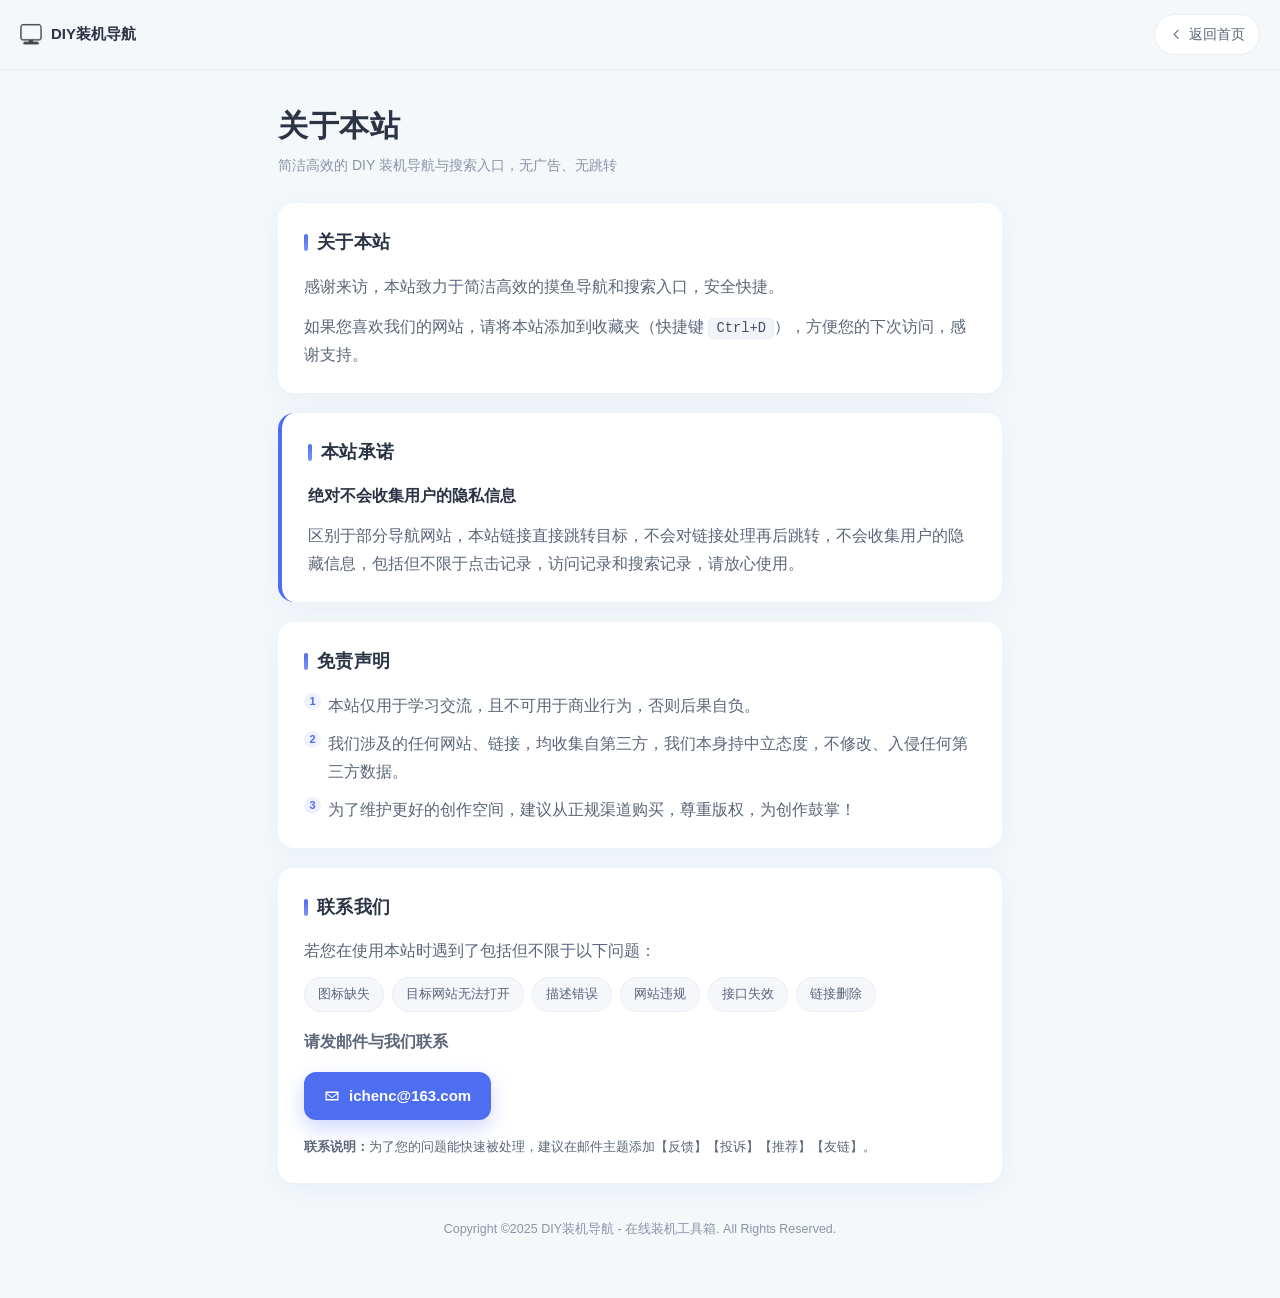
<file: assets/about.html>
<!DOCTYPE html>
<html lang="zh-CN">
<head>
	<meta charset="UTF-8">
	<title>关于本站 - DIY装机导航</title>
	<meta name="viewport" content="width=device-width,initial-scale=1">
	<meta name="description" content="DIY装机导航 - 在线装机工具箱，简洁高效无广告的DIY装机导航和搜索入口。">
	<meta name="theme-color" content="#4e6ef2">
	<link rel="icon" href="./img/pc.png" type="image/png">
	<style>
		:root{
			--ink:#2b3445;
			--ink-2:#5b667a;
			--ink-3:#8a94a6;
			--line:#e8edf3;
			--brand:#4e6ef2;
			--brand-soft:#eef1fe;
			--bg:#f4f8fb;
			--card:#fff;
			--shadow:0 6px 24px rgba(108,132,168,.08);
		}
		*{box-sizing:border-box}
		html{-webkit-text-size-adjust:100%}
		body{
			margin:0;background:var(--bg);color:var(--ink);
			font:16px/1.75 -apple-system,BlinkMacSystemFont,"Segoe UI","PingFang SC","Hiragino Sans GB","Microsoft YaHei",sans-serif;
		}
		a{color:var(--brand);text-decoration:none}
		a:hover{text-decoration:underline}

		/* 顶部条 */
		.topbar{
			position:sticky;top:0;z-index:10;
			display:flex;align-items:center;justify-content:space-between;gap:12px;
			padding:14px 20px;background:rgba(244,248,251,.88);backdrop-filter:blur(8px);
			border-bottom:1px solid var(--line);
		}
		.topbar .brand{display:flex;align-items:center;gap:9px;color:var(--ink);font-weight:600;font-size:15px}
		.topbar .brand:hover{text-decoration:none;color:var(--brand)}
		.topbar .brand img{width:22px;height:22px;border-radius:5px}
		.back{
			display:inline-flex;align-items:center;gap:6px;
			padding:7px 14px;border:1px solid var(--line);border-radius:999px;
			background:#fff;color:var(--ink-2);font-size:14px;transition:.2s;
		}
		.back:hover{border-color:var(--brand);color:var(--brand);text-decoration:none;box-shadow:0 4px 14px rgba(78,110,242,.14)}
		.back svg{width:14px;height:14px;fill:currentColor}

		.wrap{max-width:760px;margin:0 auto;padding:36px 18px 56px}

		header.hero{margin:0 0 26px}
		header.hero h1{margin:0 0 8px;font-size:30px;line-height:1.3;letter-spacing:.5px}
		header.hero p{margin:0;color:var(--ink-3);font-size:14px}

		.card{
			background:var(--card);border-radius:16px;box-shadow:var(--shadow);
			padding:24px 26px;margin-bottom:20px;
		}
		.card h2{
			display:flex;align-items:center;gap:9px;
			margin:0 0 14px;font-size:18px;font-weight:600;letter-spacing:.3px;
		}
		.card h2::before{
			content:"";width:4px;height:17px;border-radius:2px;
			background:linear-gradient(180deg,var(--brand),#7d93f7);
		}
		.card p{margin:0 0 12px;color:var(--ink-2)}
		.card p:last-child{margin-bottom:0}
		code{
			padding:2px 7px;border-radius:6px;background:#f1f4f9;
			border:1px solid var(--line);font-size:.86em;color:#465065;
			font-family:ui-monospace,Menlo,Consolas,monospace;
		}

		/* 本站承诺 */
		.promise{border-left:4px solid var(--brand)}
		.promise strong{color:var(--ink);font-weight:600}
		.hint{font-size:13px;color:var(--ink-3);margin-top:10px}

		/* 列表 */
		ul.plain,ol.plain{margin:0;padding-left:0;list-style:none;counter-reset:n}
		ul.plain li,ol.plain li{position:relative;padding-left:24px;margin-bottom:10px;color:var(--ink-2)}
		ul.plain li:last-child,ol.plain li:last-child{margin-bottom:0}
		ul.plain li::before{
			content:"";position:absolute;left:6px;top:.72em;width:6px;height:6px;border-radius:50%;
			background:#c9d3e4;
		}
		ol.plain li{counter-increment:n}
		ol.plain li::before{
			content:counter(n);position:absolute;left:0;top:.15em;
			width:17px;height:17px;line-height:17px;text-align:center;border-radius:50%;
			background:var(--brand-soft);color:var(--brand);font-size:11px;font-weight:700;
		}

		/* 问题类型标签 */
		.chips{display:flex;flex-wrap:wrap;gap:8px;margin:0 0 16px;padding:0;list-style:none}
		.chips li{
			padding:5px 13px;border-radius:999px;background:#f5f7fb;border:1px solid var(--line);
			color:var(--ink-2);font-size:13px;
		}

		/* 邮箱 */
		.mail{
			display:inline-flex;align-items:center;gap:9px;
			margin:4px 0 16px;padding:11px 20px;border-radius:12px;
			background:var(--brand);color:#fff;font-size:15px;font-weight:600;
			box-shadow:0 8px 20px rgba(78,110,242,.28);transition:.2s;word-break:break-all;
		}
		.mail:hover{background:#4262e0;text-decoration:none;transform:translateY(-1px);box-shadow:0 10px 24px rgba(78,110,242,.34)}
		.mail svg{width:16px;height:16px;fill:currentColor;flex:none}

		.note{font-size:13px;color:var(--ink-3)}
		.note b{color:var(--ink-2);font-weight:600}

		footer{margin-top:34px;text-align:center;font-size:12.5px;color:var(--ink-3);line-height:2}
		footer a{color:var(--ink-3)}
		footer a:hover{color:var(--brand)}

		@media (max-width:600px){
			.wrap{padding:22px 14px 40px}
			header.hero h1{font-size:23px}
			.card{padding:20px 18px;border-radius:14px}
			.topbar{padding:12px 14px}
			.topbar .brand span{display:none}
		}
	</style>
</head>
<body>

<div class="topbar">
	<a class="brand" href="../index.html">
		<img src="./img/pc.png" alt="" width="22" height="22">
		<span>DIY装机导航</span>
	</a>
	<a class="back" href="../index.html">
		<svg viewBox="0 0 1024 1024" aria-hidden="true"><path d="M685 214a40 40 0 0 1 3 56L429 538l259 268a40 40 0 1 1-58 55L345 566a40 40 0 0 1 0-55l285-294a40 40 0 0 1 55-3z"/></svg>
		返回首页
	</a>
</div>

<div class="wrap">
	<header class="hero">
		<h1>关于本站</h1>
		<p>简洁高效的 DIY 装机导航与搜索入口，无广告、无跳转</p>
	</header>

	<section class="card">
		<h2>关于本站</h2>
		<p>感谢来访，本站致力于简洁高效的摸鱼导航和搜索入口，安全快捷。</p>
		<p>如果您喜欢我们的网站，请将本站添加到收藏夹（快捷键 <code>Ctrl+D</code>），方便您的下次访问，感谢支持。</p>
	</section>

	<section class="card promise">
		<h2>本站承诺</h2>
		<p><strong>绝对不会收集用户的隐私信息</strong></p>
		<p>区别于部分导航网站，本站链接直接跳转目标，不会对链接处理再后跳转，不会收集用户的隐藏信息，包括但不限于点击记录，访问记录和搜索记录，请放心使用。</p>
	</section>

	<section class="card">
		<h2>免责声明</h2>
		<ol class="plain">
			<li>本站仅用于学习交流，且不可用于商业行为，否则后果自负。</li>
			<li>我们涉及的任何网站、链接，均收集自第三方，我们本身持中立态度，不修改、入侵任何第三方数据。</li>
			<li>为了维护更好的创作空间，建议从正规渠道购买，尊重版权，为创作鼓掌！</li>
		</ol>
	</section>

	<section class="card">
		<h2>联系我们</h2>
		<p>若您在使用本站时遇到了包括但不限于以下问题：</p>
		<ul class="chips">
			<li>图标缺失</li>
			<li>目标网站无法打开</li>
			<li>描述错误</li>
			<li>网站违规</li>
			<li>接口失效</li>
			<li>链接删除</li>
		</ul>
		<p><strong>请发邮件与我们联系</strong></p>
		<a class="mail" href="mailto:ichenc@163.com">
			<svg viewBox="0 0 1024 1024" aria-hidden="true"><path d="M896 224H128a32 32 0 0 0-32 32v512a32 32 0 0 0 32 32h768a32 32 0 0 0 32-32V256a32 32 0 0 0-32-32zM512 576L176 320h672zM176 704V392l319 243a32 32 0 0 0 34 0l319-243v312z"/></svg>
			ichenc@163.com
		</a>
		<p class="note"><b>联系说明：</b>为了您的问题能快速被处理，建议在邮件主题添加【反馈】【投诉】【推荐】【友链】。</p>
	</section>

	<footer>
		Copyright ©2025 <a href="/">DIY装机导航 - 在线装机工具箱</a>. All Rights Reserved.
	</footer>
</div>

</body>
</html>
</file>
<file: assets/css/style.css>
@font-face{font-family:"Micro";src:url("MicroExtendFLF.ttf") format("truetype");font-display:swap}
.clock{font-family:"Micro",system-ui,-apple-system,"Segoe UI",sans-serif;text-align:center;font-weight:bold;font-size:30px;color:#fff;text-shadow:1px 1px 2px #000}
#show_date{text-align:center;font-size:16px;color:#fff;font-weight:bold;margin:10px}
a:hover{text-decoration:none !important;font-weight:bold !important}
a.icp{font-size:12px;color:#bbb;text-align:center}
.navbar .navbar-expand-lg .navbar-light .fixed-top{position:absolute;z-index:10000}
.bottom-cover{background-image:linear-gradient(rgba(255,255,255,0) 0%,rgb(244 248 251 / 0.6) 50%,rgb(244 248 251) 100%)}
.navbar-light .navbar-toggler{color:#fff !important}
p.content{text-align:center;padding:5px 30px;border-radius:10px;font-size:12px;color:#fff;font-weight:500}
::-webkit-scrollbar{display:none}
.mylist li.col-3 img{display:block;width:45px;height:45px;padding:8px;background:#fff;border:1px solid #eee;border-radius:10px;margin:0 auto}
h2.title{text-align:center;color:#fff;font-size:36px;font-weight:600;text-shadow:1px 1px 8px #504b4b}
body{font-size:14px;background:#f4f8fb;overflow-x:hidden}
a{text-decoration:none}
a:hover{text-decoration:none}
svg.icon{width:14px;height:14px;margin:0 5px 0 8px;vertical-align:-0.15em;fill:currentColor;overflow:hidden}
.navbar-light .navbar-nav .nav-link{color:#fff !important;font-size:16px;font-weight:bold;text-shadow:0px 1px 0px #000}
#search{width:100%;margin:0;padding:0 0 10px;position:relative;z-index:2000;border-radius:5px}
#search form{position:relative;margin-top:15px}
#search-text{width:100%;height:50px;line-height:50px;text-indent:10px;font-size:16px;border-radius:10px;background-color:#fff;border:1px solid #c4c7ce;box-shadow:0 0.5rem 0.625rem #d4d4d44d;transition:0.3s all linear;padding-left:20px}
#search-text:focus{border:1px solid #4e6ef2}
#search-text:hover{border:1px solid #a7aab5}
#search button{position:absolute;top:0;right:0;background:none;border:0;border-radius:20px;width:auto;height:50px;border-radius:0 10px 10px 0;outline:none;background-color:#4e6ef2}
#search button:hover{cursor:pointer;background-color:#4662d9}
#search button i{color:#ddd;font-size:18px}
.search-group{text-align: center;}
.s-current .search-type{padding-left:0;display:block}
.s-current{display:block}
#search-list{position:relative;overflow-x:auto}
#search-list::-webkit-scrollbar{display:none}
.s-type{position:absolute;top:0;left:0;z-index:13;width:75px}
.s-type:hover{height:auto}
.s-type>span{display:block;height:31px;width:75px}
.s-type-list{display:none;position:absolute;top:31px;padding:9pt 0;width:70px;background:#fff;border-radius:5px;box-shadow:0 9px 20px rgba(0,0,0,.16)}
.s-type-list:before{position:absolute;top:-1pc;left:20px;content:'';display:block;width:0;height:0;border:10px solid transparent;border-bottom-color:#fff}
.s-type-list label{display:block;font-size:15px;text-align:center;font-weight:normal;margin-bottom:0;padding:2px 0;cursor:pointer;transition:.3s}
.s-type-list label:hover{background:rgba(136,136,136,.1)}
.s-type-list .tile-lg{color:#fff;width:3pc;height:3pc;font-size:1.25rem;line-height:3rem;border-radius:.3rem;display:block;margin:auto}
.s-type:hover .s-type-list{display:block}
.type-text{position:absolute;left:0;width:75px;padding-left:9pt;font-size:1pc;line-height:31px}
.search-type{white-space:nowrap;margin:0}
.search-type label{margin:0}
.search-type img {width: 14px;height: 14px;margin: 0 5px 0 8px;vertical-align: -0.15em;fill: currentColor;overflow: hidden;}
.search-type li{margin-bottom:10px;display:inline-block;background:#ffffffAD !important;background:rgba(255,255,255,70%);border-radius:10px}
.search-type li label{display:inline-block;padding:0 11px;font-size:14px;border-radius:3px 3px 0 0;cursor:pointer}
.search-type input:checked+label,.search-type input:hover+label{background-color:#fff;height:50px;border-radius:10px}
#search-text::-webkit-input-placeholder{color:#bbb}
#word{position:absolute;list-style:none;top:55px;left:0px;width:100%;background:rgba(255,255,255,0.9);border-radius:5px;z-index:20000;padding:15px 10px;box-shadow:0 0 10px #aaa}
#word li{height:35px;padding:0 5px;text-indent:30px;background-size:20px;line-height:35px;cursor:pointer;font-size:16px;border-radius:5px}
#word li:hover{background-color:#ddd}
.set-check{margin-top:3px;font-size:9pt}
.set-check label{margin-left:3px}
.set-check input,.set-check label{opacity:0;transition:all .3s ease}
.search-type li{height:50px;line-height:50px;list-style:none;display:inline-block;border-radius:10px}
.mylist{list-style:none;padding:10px 20px;position:relative;z-index:1000;margin:20px 0;border-radius:15px;background:#fff;box-shadow:0 0.5rem 0.625rem #d4d4d44d}
.mylist li.col-3{width:100px;transition:0.3s all linear;font-size:14px;overflow:hidden;padding:10px 0;border-radius:10px}
.mylist li.col-3 svg{display:block;width:45px;height:45px;padding:8px;background:#fff;border:1px solid #eee;border-radius:10px;margin:0 auto}
.mylist li.col-3:hover{background:#eee}
.mylist li.col-3 span{width:100%;height:26px;line-height:26px;text-align:center;font-size:13px;word-break:break-all;display:-webkit-box;-webkit-line-clamp:1;-webkit-box-orient:vertical;overflow:hidden}
.mylist li a{color:#555;display:block}
.mylist li.title{width:100%;min-width:auto;margin:0;height:35px;font-size:16px;line-height:33px;padding:0 20px 0 10px;border-bottom:1px solid #eee;margin-bottom:10px}
.banner-video{position:absolute;width:100%;overflow:hidden;left:0;top:0;height:100vh}
.banner-video video{width:2048px;float:left}
.banner-video picture{display:block;width:100%;height:100vh}
.banner-video img{object-fit:cover;width:100%;height:100vh;display:block}
.bottom-cover{width:100%;height:50%;position:absolute;bottom:-1px;z-index:10}
@media screen and (min-width:1200px){.mylist li.col-3{min-width:132px}
}@media screen and (min-width:992px) and (max-width:1200px){.mylist li.col-3{min-width:110px}
}@media screen and (max-width:992px){#he-plugin-simple{display:none !important}
.banner-video video{width:1200px}
.banner-video picture{display:block;width:100%;height:100vh}
.banner-video img{object-fit:cover;width:100%;height:100vh;display:block}
.search-group{padding-left:0px}
div#navbarsExample05{background:rgba(0,0,0,0.8);padding:10px 30px;border-radius:20px}
}@media screen and (max-width:767px){.banner-video video{width:960px}
.banner-video picture{display:block;width:100%;height:100vh}
.banner-video img{object-fit:cover;width:100%;height:100vh;display:block}
.s-type-list label{padding:5px 0}
.search-list{height:30px;overflow-y:hidden;white-space:nowrap}
.search-group{padding-left:0px}
.mylist{border-radius:8px}
.mylist li.col-3{margin:5px 0 5px}
.mylist li.col-3 svg{width:30px;height:30px;padding:5px;border-radius:5px}
.mylist li.col-3 span{font-size:12px}
.mylist li.col-3 img {display: block; width: 30px; height: 30px; padding: 5px; background: #fff; border: 1px solid #eee; border-radius: 10px; margin: 0 auto;}
}.navbar-toggler svg{width:24px;height:24px}
.navbar-toggler .bi-list-nested{display:none}
.navbar-toggler.collapsed .bi-list-nested{display:block}
.navbar-toggler.collapsed .bi-x{display:none}
.navbar-toggler .bi-x{display:block}
#he-plugin-simple{z-index:1000}
::-webkit-scrollbar{width:8px;height:8px;border-radius:4px}
::-webkit-scrollbar-track{background:#eee;border-radius:0px}
::-webkit-scrollbar-thumb{background:#ddd;border-radius:0px}
::-webkit-scrollbar-thumb:hover{background:#ccc}
::-webkit-scrollbar-corner{background:#ddd}
/* 返回顶部：纯 CSS 绘制，省掉 base64 图片与 jQuery 插件 */
#toTop{position:fixed;right:10px;bottom:66px;width:45px;height:45px;z-index:999;border-radius:50%;background:#fff;border:1px solid #d8d8d8;box-shadow:0 2px 8px rgba(0,0,0,.12);box-sizing:border-box;opacity:0;visibility:hidden;transform:translateY(8px);transition:opacity .25s ease,transform .25s ease,visibility .25s}
#toTop::after{content:"";position:absolute;left:50%;top:50%;width:10px;height:10px;margin:-3px 0 0 -5px;border-left:2px solid #999;border-top:2px solid #999;transform:rotate(45deg)}
#toTop.is-visible{opacity:.9;visibility:visible;transform:translateY(0)}
#toTop:hover{opacity:1;background:#f6f8fa}
</file>
